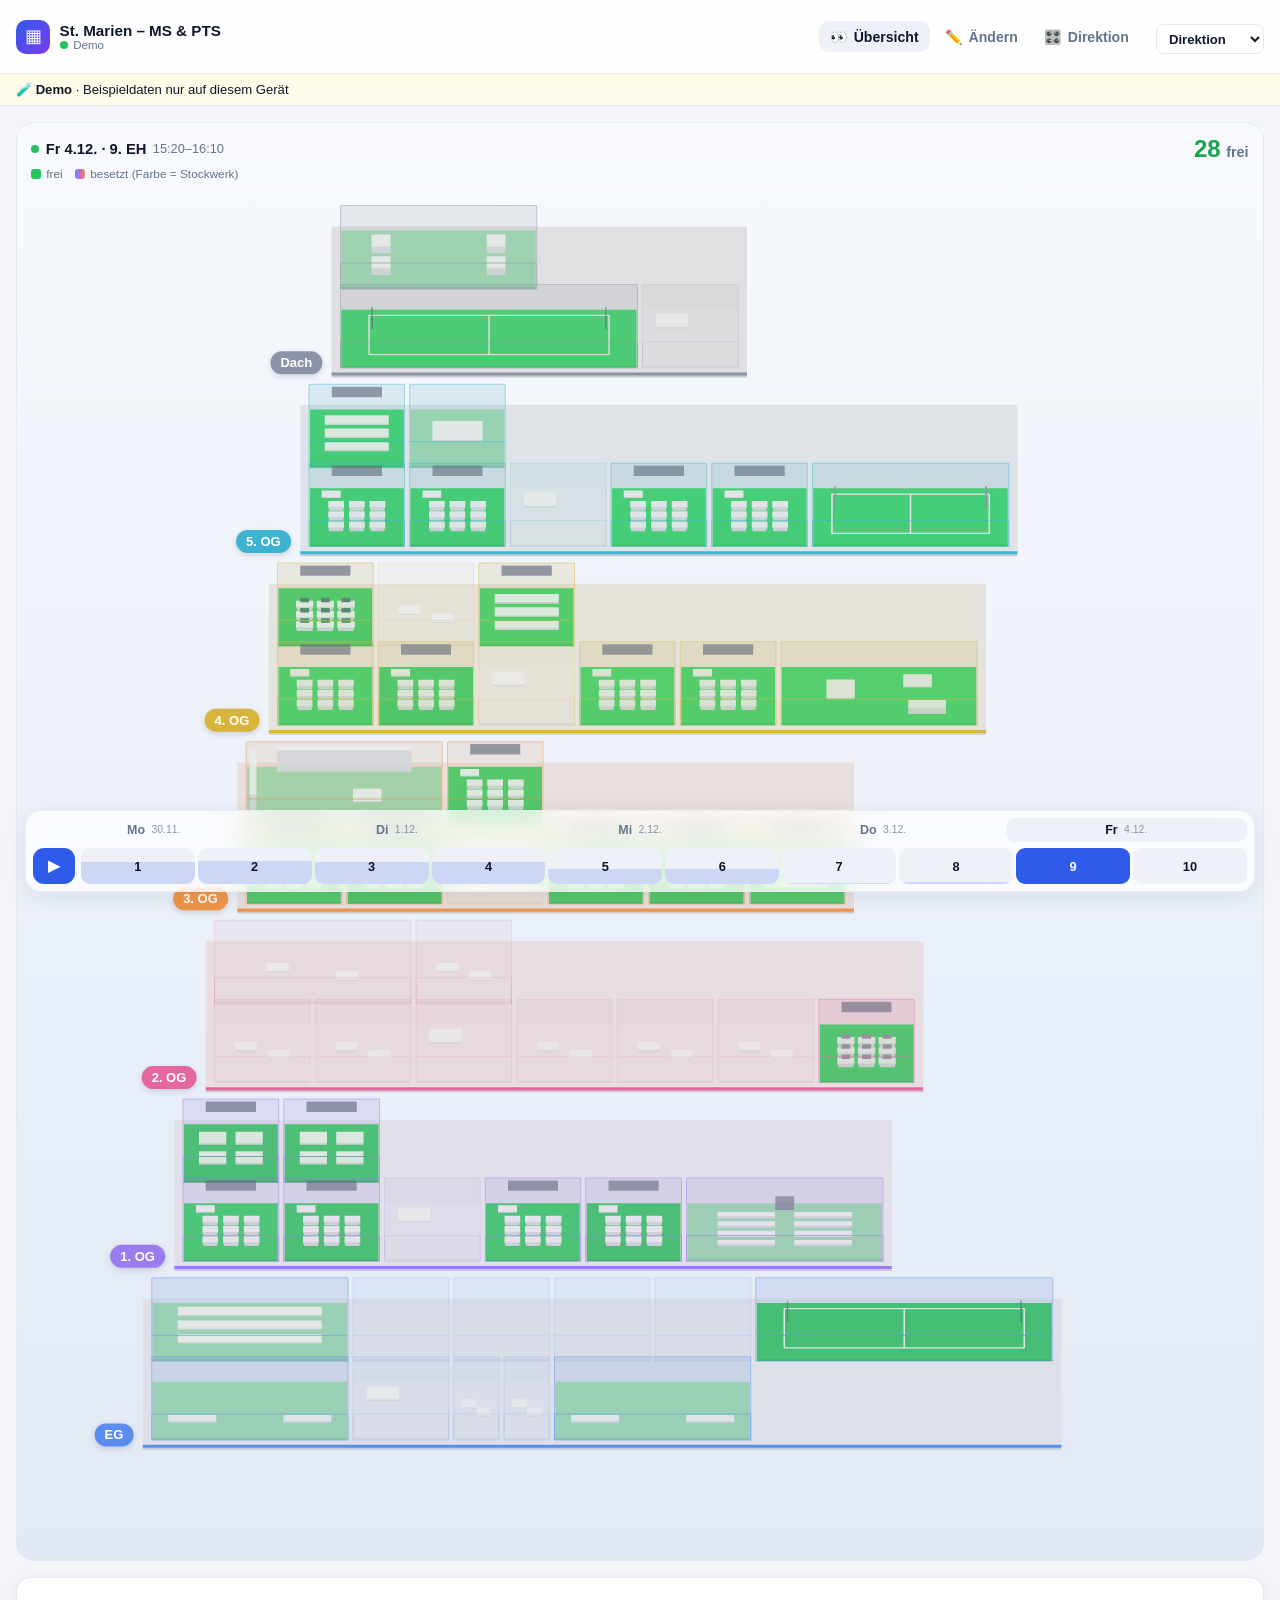
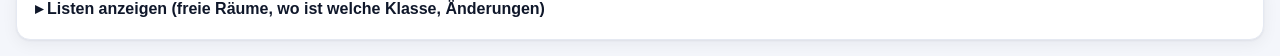
<file: index.html>
<!DOCTYPE html>
<html lang="de">
<head>
<meta charset="utf-8">
<meta name="viewport" content="width=device-width, initial-scale=1, viewport-fit=cover">
<meta name="theme-color" content="#2f5bea">
<meta name="apple-mobile-web-app-capable" content="yes">
<meta name="mobile-web-app-capable" content="yes">
<meta name="apple-mobile-web-app-title" content="Raumplan">
<title>Raumplan – Übersicht</title>
<link rel="manifest" href="manifest.webmanifest">
<link rel="icon" href="icon.svg" type="image/svg+xml">
<link rel="apple-touch-icon" href="icon-192.png">
<link rel="stylesheet" href="css/style.css">
</head>
<body>
<header id="top"></header>
<div class="demo-banner" id="demoBanner" hidden>🧪 <b>Demo</b> · Beispieldaten nur auf diesem Gerät</div>
<main id="app" class=""><div class="loading">Lädt …</div></main>
<script type="module" src="js/page-lehrer.js"></script>
</body>
</html>
</file>
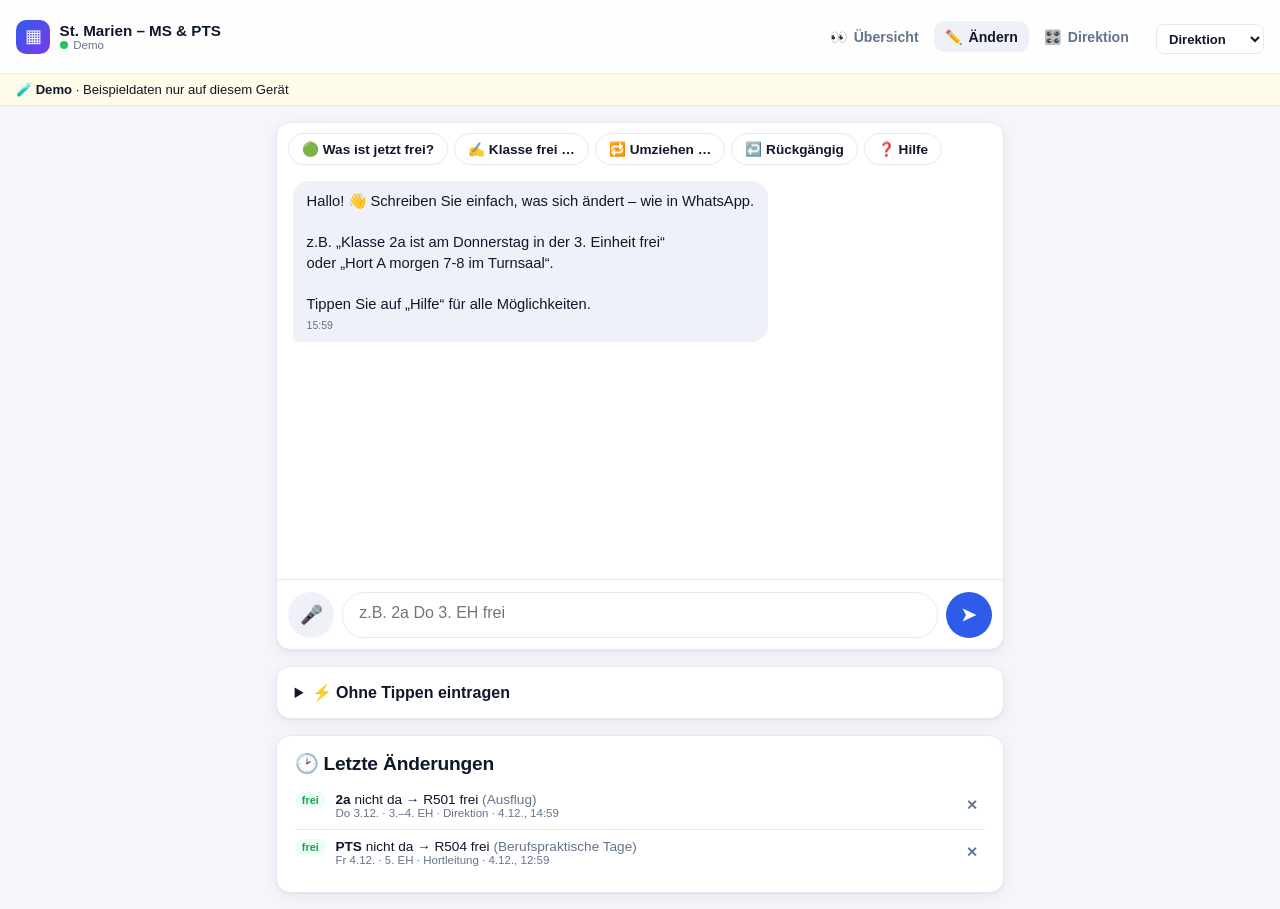
<file: aendern.html>
<!DOCTYPE html>
<html lang="de">
<head>
<meta charset="utf-8">
<meta name="viewport" content="width=device-width, initial-scale=1, viewport-fit=cover">
<meta name="theme-color" content="#2f5bea">
<meta name="apple-mobile-web-app-capable" content="yes">
<meta name="mobile-web-app-capable" content="yes">
<meta name="apple-mobile-web-app-title" content="Raum ändern">
<title>Raumplan – Ändern</title>
<link rel="manifest" href="manifest.webmanifest">
<link rel="icon" href="icon.svg" type="image/svg+xml">
<link rel="apple-touch-icon" href="icon-192.png">
<link rel="stylesheet" href="css/style.css">
</head>
<body>
<header id="top"></header>
<div class="demo-banner" id="demoBanner" hidden>🧪 <b>Demo</b> · Beispieldaten nur auf diesem Gerät</div>
<main id="app" class="chat-page"><div class="loading">Lädt …</div></main>
<script type="module" src="js/page-aendern.js"></script>
</body>
</html>
</file>
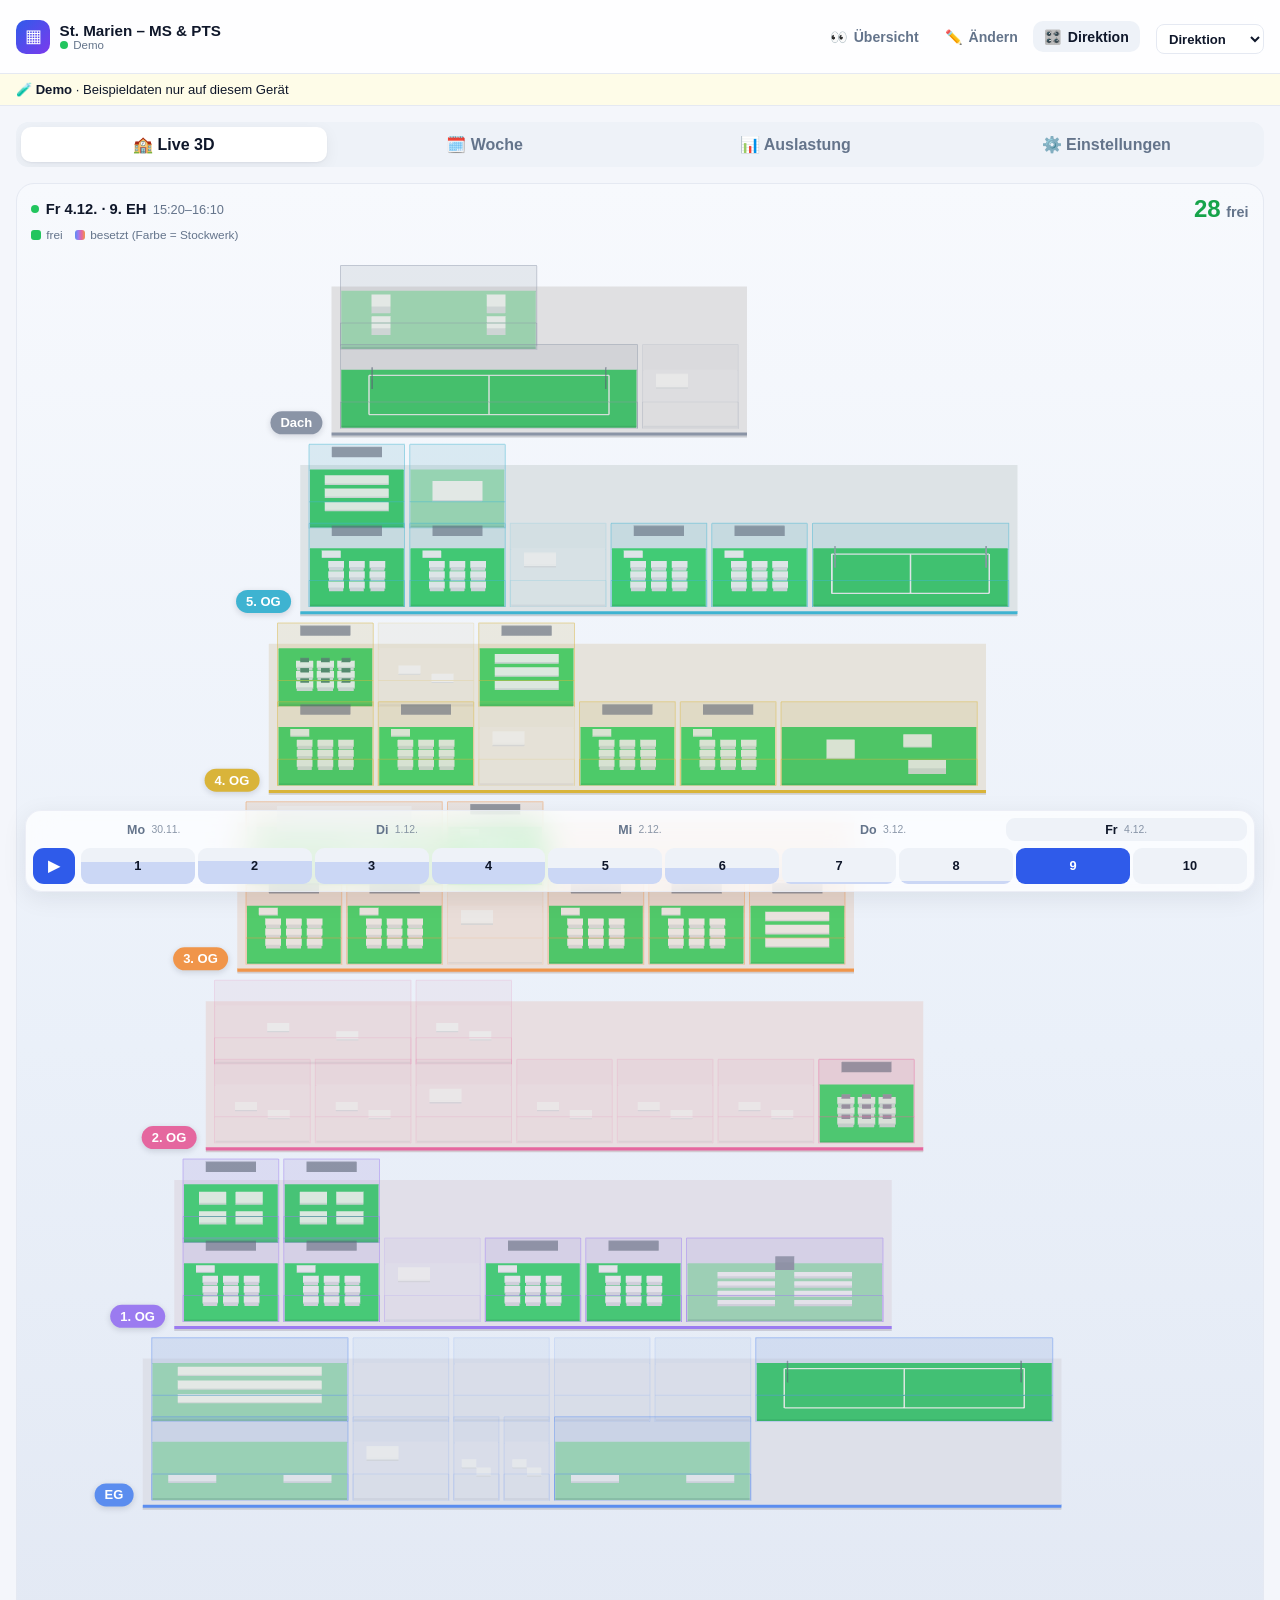
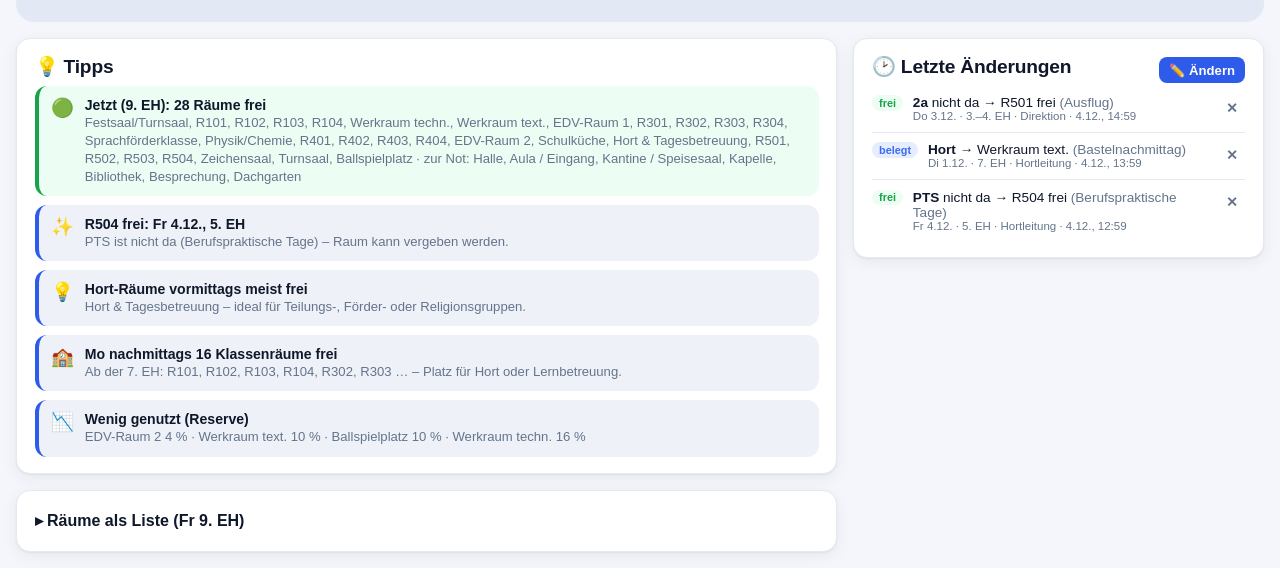
<file: direktion.html>
<!DOCTYPE html>
<html lang="de">
<head>
<meta charset="utf-8">
<meta name="viewport" content="width=device-width, initial-scale=1, viewport-fit=cover">
<meta name="theme-color" content="#2f5bea">
<meta name="apple-mobile-web-app-capable" content="yes">
<meta name="mobile-web-app-capable" content="yes">
<meta name="apple-mobile-web-app-title" content="Direktion">
<title>Raumplan – Direktion</title>
<link rel="manifest" href="manifest.webmanifest">
<link rel="icon" href="icon.svg" type="image/svg+xml">
<link rel="apple-touch-icon" href="icon-192.png">
<link rel="stylesheet" href="css/style.css">
</head>
<body>
<header id="top"></header>
<div class="demo-banner" id="demoBanner" hidden>🧪 <b>Demo</b> · Beispieldaten nur auf diesem Gerät</div>
<main id="app" class=""><div class="loading">Lädt …</div></main>
<script type="module" src="js/page-direktion.js"></script>
</body>
</html>
</file>
<file: css/style.css>
:root {
  --bg: #f4f6fb; --card: #ffffff; --ink: #0f172a; --muted: #64748b; --line: #e5e9f2; --soft: #eef2f8;
  --accent: #2f5bea; --accent-ink: #fff;
  --nms: #3b6cf6; --nms-bg: #e6edff;
  --pts: #8b5cf6; --pts-bg: #f0eaff;
  --vs: #0aa2c0; --vs-bg: #dff6fb;
  --hort: #f08c00; --hort-bg: #fff1dc;
  --gem: #5b6b82; --gem-bg: #eceff4;
  --free: #16a34a; --free-bg: #ecfdf3;
  --emerg: #ca8a04; --emerg-bg: #fefce8;
  --alert: #dc2626; --alert-bg: #fef2f2;
  --changed: #e11d74;
  --r: 14px; --shadow: 0 1px 2px rgba(15,23,42,.05), 0 4px 16px rgba(15,23,42,.06);
  font-family: -apple-system, BlinkMacSystemFont, "Segoe UI", Inter, Roboto, sans-serif;
  color: var(--ink); background: var(--bg);
  -webkit-text-size-adjust: 100%;
}
@media (prefers-color-scheme: dark) {
  :root {
    --bg: #0b1020; --card: #131a2e; --ink: #e8ecf6; --muted: #8d99b3; --line: #232c45; --soft: #1a2240;
    --nms-bg: #1b2a55; --pts-bg: #2a1f52; --vs-bg: #0c3440; --hort-bg: #3d2a0c; --gem-bg: #232a3b;
    --free-bg: #0f2e1d; --emerg-bg: #33290a; --alert-bg: #3a1414;
    --shadow: 0 1px 2px rgba(0,0,0,.3), 0 6px 20px rgba(0,0,0,.25);
  }
}
* { box-sizing: border-box; }
html, body { margin: 0; }
body { min-height: 100vh; padding-bottom: env(safe-area-inset-bottom); }
a { color: var(--accent); }
h1, h2, h3 { margin: 0 0 .4em; letter-spacing: -.01em; }
h2 { font-size: 1.2rem; } h3 { font-size: 1rem; }
p { margin: .4em 0; }
.muted { color: var(--muted); }
small { color: var(--muted); }
.center { text-align: center; }
.row { display: flex; align-items: center; } .gap { gap: .5rem; } .grow { flex: 1; } .wrap { flex-wrap: wrap; }
.between { justify-content: space-between; }
[hidden] { display: none !important; }

/* Kopfzeile */
#top {
  position: sticky; top: 0; z-index: 20; display: flex; align-items: center; gap: 1rem;
  padding: .6rem 1rem; padding-top: max(.6rem, env(safe-area-inset-top));
  background: color-mix(in srgb, var(--card) 88%, transparent); backdrop-filter: blur(12px);
  border-bottom: 1px solid var(--line);
}
.brand { display: flex; align-items: center; gap: .6rem; min-width: 0; }
.brand b { display: block; font-size: .95rem; white-space: nowrap; overflow: hidden; text-overflow: ellipsis; max-width: 40vw; }
.brand small { display: flex; align-items: center; gap: .35rem; font-size: .72rem; }
.logo { display: grid; place-items: center; width: 34px; height: 34px; border-radius: 10px; background: linear-gradient(135deg, var(--accent), #7c3aed); color: #fff; font-size: 1.1rem; }
.live-dot { width: 8px; height: 8px; border-radius: 50%; background: #22c55e; box-shadow: 0 0 0 0 rgba(34,197,94,.6); animation: pulse 2s infinite; }
@keyframes pulse { 70% { box-shadow: 0 0 0 7px rgba(34,197,94,0); } 100% { box-shadow: 0 0 0 0 rgba(34,197,94,0); } }
#top nav { display: flex; gap: .25rem; margin-left: auto; }
#top nav a { display: flex; align-items: center; gap: .35rem; padding: .45rem .7rem; border-radius: 10px; color: var(--muted); text-decoration: none; font-weight: 600; font-size: .88rem; }
#top nav a.on { background: var(--soft); color: var(--ink); }
.who select { font: inherit; font-size: .82rem; padding: .35rem .5rem; border-radius: 8px; border: 1px solid var(--line); background: var(--card); color: var(--ink); }
@media (max-width: 720px) {
  #top { flex-wrap: wrap; gap: .5rem; }
  #top nav { order: 3; width: 100%; margin: 0; justify-content: space-between; }
  #top nav a { flex: 1; justify-content: center; font-size: .82rem; padding: .45rem .3rem; }
  .who { margin-left: auto; }
}
.demo-banner { background: var(--emerg-bg); color: var(--ink); font-size: .82rem; padding: .5rem 1rem; border-bottom: 1px solid var(--line); }

/* Layout */
main { max-width: 1280px; margin: 0 auto; padding: 1rem; min-width: 0; }
@media (max-width: 720px) { .demo-banner { font-size: .74rem; padding: .4rem .8rem; } main { padding: .75rem; } .rooms { grid-template-columns: repeat(auto-fill, minmax(120px, 1fr)); } }
.card { background: var(--card); border: 1px solid var(--line); border-radius: var(--r); box-shadow: var(--shadow); }
.pad { padding: 1rem 1.1rem; }
.narrow { max-width: 440px; margin: 2rem auto; }
.big-emoji { font-size: 2.4rem; }
.grid2 { display: grid; grid-template-columns: minmax(0, 2fr) minmax(280px, 1fr); gap: 1rem; align-items: start; }
.grid2 > * { min-width: 0; }
@media (max-width: 960px) { .grid2 { grid-template-columns: 1fr; } }
.section-title { display: flex; align-items: center; justify-content: space-between; gap: .5rem; margin: 1.2rem 0 .6rem; }
.section-title h2 { margin: 0; }

/* Buttons / Formulare */
button, .btn { font: inherit; cursor: pointer; border: 0; border-radius: 10px; padding: .6rem 1rem; font-weight: 600; background: var(--accent); color: var(--accent-ink); text-decoration: none; display: inline-flex; align-items: center; justify-content: center; gap: .4rem; }
button:disabled { opacity: .5; cursor: default; }
button.ghost { background: var(--soft); color: var(--ink); }
button.danger { background: var(--alert-bg); color: var(--alert); }
button.small, .btn.small { padding: .35rem .65rem; font-size: .82rem; border-radius: 8px; }
button.link { background: none; color: var(--accent); padding: .4rem 0; font-weight: 500; }
button.icon { background: transparent; color: var(--muted); padding: .3rem .45rem; }
input, select, textarea { font: inherit; color: var(--ink); background: var(--card); border: 1px solid var(--line); border-radius: 10px; padding: .55rem .7rem; width: 100%; }
input:focus, select:focus, textarea:focus { outline: 2px solid color-mix(in srgb, var(--accent) 40%, transparent); border-color: var(--accent); }
label { display: block; font-size: .85rem; font-weight: 600; margin: .6rem 0; }
label input, label select { margin-top: .3rem; font-weight: 400; }
.login .err { color: var(--alert); font-size: .88rem; min-height: 1.2em; } .login .ok { color: var(--free); }
.modal-bg { position: fixed; inset: 0; z-index: 50; background: rgba(15,23,42,.45); display: grid; place-items: center; padding: 1rem; overflow: auto; }
.modal-bg > .card { width: min(520px, 100%); margin: auto; max-height: 92vh; overflow: auto; }

/* Chips & Tabs */
.chips { display: flex; gap: .4rem; overflow-x: auto; padding-bottom: .2rem; scrollbar-width: none; }
.chips::-webkit-scrollbar { display: none; }
.chip { flex: none; padding: .45rem .8rem; border-radius: 999px; background: var(--card); border: 1px solid var(--line); color: var(--ink); font-weight: 600; font-size: .85rem; cursor: pointer; }
.chip.on { background: var(--ink); color: var(--card); border-color: var(--ink); }
.chip small { color: inherit; opacity: .7; font-weight: 500; margin-left: .2rem; }
.tabs { display: flex; gap: .3rem; background: var(--soft); padding: .3rem; border-radius: 12px; margin-bottom: 1rem; overflow-x: auto; }
.tabs button { background: transparent; color: var(--muted); flex: 1; white-space: nowrap; padding: .5rem .8rem; }
.tabs button.on { background: var(--card); color: var(--ink); box-shadow: var(--shadow); }

/* Bereichsfarben */
.b-nms { --c: var(--nms); --cb: var(--nms-bg); }
.b-pts { --c: var(--pts); --cb: var(--pts-bg); }
.b-vs { --c: var(--vs); --cb: var(--vs-bg); }
.b-hort { --c: var(--hort); --cb: var(--hort-bg); }
.b-gem { --c: var(--gem); --cb: var(--gem-bg); }
.legend { display: flex; flex-wrap: wrap; gap: .4rem .9rem; font-size: .78rem; color: var(--muted); }
.legend span { display: inline-flex; align-items: center; gap: .35rem; }
.legend i { width: 12px; height: 12px; border-radius: 4px; background: var(--c, var(--free)); display: inline-block; }
.legend i.free { background: var(--free-bg); border: 1.5px solid var(--free); }
.legend i.emerg { background: var(--emerg-bg); border: 1.5px dashed var(--emerg); }
.legend i.chg { background: var(--changed); border-radius: 50%; width: 8px; height: 8px; }

/* KPIs */
.kpis { display: grid; grid-template-columns: repeat(4, minmax(0, 1fr)); gap: .7rem; margin-bottom: 1rem; }
@media (max-width: 640px) { .kpis { grid-template-columns: repeat(2, minmax(0, 1fr)); } }
.kpi { padding: .8rem 1rem; }
.kpi .v { font-size: 1.7rem; font-weight: 800; letter-spacing: -.02em; line-height: 1.1; }
.kpi .l { font-size: .78rem; color: var(--muted); font-weight: 600; }
.kpi .bar { height: 6px; border-radius: 6px; background: var(--soft); margin-top: .5rem; overflow: hidden; }
.kpi .bar i { display: block; height: 100%; border-radius: 6px; background: linear-gradient(90deg, #22c55e, #eab308 70%, #ef4444); }

/* Jetzt-Kopf */
.now-head { display: flex; align-items: center; justify-content: space-between; gap: 1rem; flex-wrap: wrap; padding: 1rem 1.1rem; margin-bottom: 1rem;
  background: linear-gradient(135deg, var(--accent), #6d4ae8); color: #fff; border-radius: var(--r); box-shadow: var(--shadow); }
.now-head .t { font-size: .8rem; opacity: .85; font-weight: 600; text-transform: uppercase; letter-spacing: .05em; }
.now-head .p { font-size: 1.5rem; font-weight: 800; }
.now-head .clock { font-size: 2rem; font-weight: 800; font-variant-numeric: tabular-nums; }
.now-head select, .now-head button { background: rgba(255,255,255,.18); color: #fff; border: 1px solid rgba(255,255,255,.3); }
.now-head select option { color: #000; }

/* Raumkarten */
.rooms { display: grid; grid-template-columns: repeat(auto-fill, minmax(150px, 1fr)); gap: .6rem; }
.room { position: relative; border-radius: 12px; padding: .7rem .75rem; min-height: 86px; border: 1.5px solid var(--line); background: var(--card); display: flex; flex-direction: column; gap: .2rem; cursor: default; transition: transform .1s; }
.room.click { cursor: pointer; } .room.click:active { transform: scale(.98); }
.room .n { font-weight: 800; font-size: .95rem; display: flex; justify-content: space-between; gap: .3rem; }
.room .ty { font-size: .7rem; color: var(--muted); font-weight: 600; }
.room .g { margin-top: auto; font-weight: 700; font-size: .9rem; }
.room.busy { background: var(--cb); border-color: color-mix(in srgb, var(--c) 35%, transparent); }
.room.busy .g { color: var(--c); }
.room.free { background: var(--free-bg); border-color: color-mix(in srgb, var(--free) 45%, transparent); }
.room.free .g { color: var(--free); }
.room.emerg.free { background: var(--emerg-bg); border-style: dashed; border-color: var(--emerg); }
.room.emerg.free .g { color: var(--emerg); }
.room.conflict { border-color: var(--alert); box-shadow: 0 0 0 2px var(--alert-bg); }
.room .dot { width: 9px; height: 9px; border-radius: 50%; background: var(--changed); flex: none; margin-top: .3rem; }
.room .note { font-size: .72rem; color: var(--muted); white-space: nowrap; overflow: hidden; text-overflow: ellipsis; }
.filter-row { display: flex; gap: .5rem; align-items: center; flex-wrap: wrap; margin-bottom: .7rem; }
.filter-row input { max-width: 260px; }

/* Wochenraster */
.grid-wrap { overflow: auto; border-radius: var(--r); border: 1px solid var(--line); background: var(--card); max-height: 75vh; }
table.plan { border-collapse: separate; border-spacing: 0; width: 100%; font-size: .8rem; }
table.plan th, table.plan td { border-bottom: 1px solid var(--line); border-right: 1px solid var(--line); padding: 0; }
table.plan thead th { position: sticky; top: 0; z-index: 2; background: var(--card); padding: .45rem .3rem; font-weight: 700; text-align: center; white-space: nowrap; }
table.plan thead th small { display: block; font-weight: 500; font-size: .66rem; }
table.plan th.rn { position: sticky; left: 0; z-index: 1; background: var(--card); text-align: left; padding: .4rem .6rem; white-space: nowrap; min-width: 92px; font-weight: 700; }
table.plan thead th.rn { z-index: 3; }
table.plan th.rn small { display: block; font-weight: 500; font-size: .66rem; }
.cell { min-width: 64px; height: 40px; display: flex; align-items: center; justify-content: center; position: relative; padding: .2rem; text-align: center; font-weight: 700; line-height: 1.1; }
.cell.busy { background: var(--cb); color: var(--c); }
.cell.free { color: color-mix(in srgb, var(--free) 70%, transparent); font-weight: 500; }
.cell.free::after { content: "frei"; font-size: .68rem; }
.cell.freed { background: var(--free-bg); color: var(--free); }
.cell.freed::after { content: "frei ✓"; font-size: .7rem; font-weight: 700; }
.cell.emerg.free::after { content: "·"; }
.cell.conflict { background: var(--alert-bg); color: var(--alert); }
.cell.reserved { background: var(--gem-bg); color: var(--gem); }
.cell.chg::before { content: ""; position: absolute; top: 4px; right: 4px; width: 7px; height: 7px; border-radius: 50%; background: var(--changed); }
.cell.now { outline: 2px solid var(--accent); outline-offset: -2px; }
td.click .cell { cursor: pointer; } td.click .cell:hover { filter: brightness(.96); }
.plan-tools { display: flex; gap: .5rem; align-items: center; flex-wrap: wrap; margin-bottom: .7rem; }
.seg { display: inline-flex; background: var(--soft); border-radius: 10px; padding: 3px; }
.seg button { background: transparent; color: var(--muted); padding: .38rem .7rem; font-size: .82rem; }
.seg button.on { background: var(--card); color: var(--ink); box-shadow: var(--shadow); }
.edit-hint { font-size: .8rem; padding: .5rem .7rem; border-radius: 10px; background: var(--emerg-bg); margin-bottom: .7rem; }

/* Heatmap */
table.heat { border-collapse: separate; border-spacing: 4px; width: 100%; font-size: .78rem; }
table.heat th { color: var(--muted); font-weight: 700; padding: .2rem; }
table.heat td { border-radius: 8px; text-align: center; padding: .55rem .2rem; font-weight: 800; color: #0f172a; cursor: pointer; }
table.heat td small { display: block; font-size: .62rem; color: rgba(15,23,42,.65); font-weight: 600; }
.util-row { display: grid; grid-template-columns: 110px 1fr 46px; gap: .6rem; align-items: center; font-size: .82rem; margin: .35rem 0; }
.util-row .b { height: 10px; background: var(--soft); border-radius: 10px; overflow: hidden; }
.util-row .b i { display: block; height: 100%; background: var(--c, var(--accent)); border-radius: 10px; }

/* Tipps */
.tips { display: flex; flex-direction: column; gap: .55rem; }
.tip { display: flex; gap: .65rem; padding: .7rem .8rem; border-radius: 12px; background: var(--soft); border-left: 4px solid var(--muted); }
.tip.ok { border-color: var(--free); background: var(--free-bg); }
.tip.info { border-color: var(--accent); }
.tip.warn { border-color: var(--emerg); background: var(--emerg-bg); }
.tip.alert { border-color: var(--alert); background: var(--alert-bg); }
.tip .i { font-size: 1.15rem; line-height: 1.2; }
.tip b { display: block; font-size: .88rem; } .tip span { font-size: .82rem; color: var(--muted); }

/* Änderungsliste */
.log { display: flex; flex-direction: column; }
.log .it { display: flex; gap: .6rem; align-items: flex-start; padding: .6rem 0; border-bottom: 1px solid var(--line); font-size: .85rem; }
.log .it:last-child { border: 0; }
.log .it .tx { flex: 1; min-width: 0; }
.log .it .tx b { font-weight: 600; }
.log .it .meta { font-size: .72rem; color: var(--muted); }
.badge { display: inline-block; font-size: .68rem; font-weight: 700; padding: .12rem .45rem; border-radius: 999px; background: var(--soft); color: var(--muted); }
.badge.frei { background: var(--free-bg); color: var(--free); }
.badge.belegt { background: var(--nms-bg); color: var(--nms); }
.badge.info { background: var(--pts-bg); color: var(--pts); }

/* Chat */
.chat-page { max-width: 760px; }
.chat { display: flex; flex-direction: column; gap: .5rem; padding: 1rem; min-height: 46vh; max-height: 58vh; overflow-y: auto; }
.msg { max-width: 86%; padding: .6rem .85rem; border-radius: 16px; font-size: .92rem; line-height: 1.4; white-space: pre-wrap; word-wrap: break-word; }
.msg.me { align-self: flex-end; background: var(--accent); color: #fff; border-bottom-right-radius: 5px; }
.msg.bot { align-self: flex-start; background: var(--soft); border-bottom-left-radius: 5px; }
.msg.bot.err { background: var(--alert-bg); }
.msg .acts { margin-top: .4rem; display: flex; gap: .4rem; }
.msg .acts button { font-size: .78rem; padding: .3rem .6rem; }
.msg time { display: block; font-size: .66rem; opacity: .6; margin-top: .2rem; }
.composer { display: flex; gap: .5rem; padding: .7rem; border-top: 1px solid var(--line); align-items: flex-end; }
.composer textarea { resize: none; min-height: 46px; max-height: 120px; border-radius: 22px; padding: .7rem 1rem; }
.composer button { border-radius: 50%; width: 46px; height: 46px; padding: 0; flex: none; font-size: 1.15rem; }
.composer button.mic.rec { background: var(--alert); animation: pulse 1.2s infinite; }
.quick { padding: .6rem .7rem 0; }

/* Lehrer-Ansicht */
.where-list { display: grid; grid-template-columns: repeat(auto-fill, minmax(130px, 1fr)); gap: .45rem; }
.where { display: flex; justify-content: space-between; align-items: center; gap: .3rem; padding: .55rem .7rem; border-radius: 10px; background: var(--cb); font-size: .88rem; }
.where b { color: var(--c); } .where span { font-weight: 600; }
.where.away { background: var(--soft); } .where.away b { color: var(--muted); }
.free-pills { display: flex; flex-wrap: wrap; gap: .4rem; }
.pill { padding: .4rem .7rem; border-radius: 999px; background: var(--free-bg); color: var(--free); font-weight: 700; font-size: .85rem; border: 1px solid color-mix(in srgb, var(--free) 35%, transparent); }
.pill.emerg { background: var(--emerg-bg); color: var(--emerg); border-style: dashed; }

/* Einstellungen */
.settings { display: grid; gap: 1rem; }
table.edit { width: 100%; border-collapse: collapse; font-size: .85rem; }
table.edit th { text-align: left; color: var(--muted); font-size: .72rem; text-transform: uppercase; letter-spacing: .04em; padding: .4rem; }
table.edit td { padding: .25rem .3rem; border-top: 1px solid var(--line); }
table.edit input, table.edit select { padding: .4rem .5rem; font-size: .85rem; border-radius: 8px; }
table.edit input[type=checkbox] { width: auto; }
table.edit input[type=number] { max-width: 80px; }
.table-scroll { overflow-x: auto; }
.switch { display: flex; align-items: center; justify-content: space-between; gap: 1rem; font-weight: 600; }
.switch input { width: 46px; height: 26px; appearance: none; background: var(--line); border-radius: 26px; position: relative; cursor: pointer; border: 0; padding: 0; flex: none; }
.switch input::after { content: ""; position: absolute; top: 3px; left: 3px; width: 20px; height: 20px; border-radius: 50%; background: #fff; transition: .2s; }
.switch input:checked { background: var(--free); } .switch input:checked::after { left: 23px; }

/* Toasts */
#toasts { position: fixed; bottom: calc(1rem + env(safe-area-inset-bottom)); left: 50%; transform: translateX(-50%); z-index: 60; display: flex; flex-direction: column; gap: .4rem; align-items: center; pointer-events: none; }
.toast { background: var(--ink); color: var(--card); padding: .6rem 1rem; border-radius: 12px; font-size: .88rem; font-weight: 600; box-shadow: var(--shadow); transition: opacity .4s, transform .4s; }
.toast.err { background: var(--alert); color: #fff; }
.toast.out { opacity: 0; transform: translateY(8px); }
.loading { padding: 3rem; text-align: center; color: var(--muted); }

/* ── 3D-Gebäude ─────────────────────────────────────────────── */
.s3d { position: relative; height: min(78vh, 780px); min-height: 480px; border-radius: 22px; overflow: hidden; touch-action: pan-y;
  background: linear-gradient(180deg, #f7f9fd 0%, #eaf0f9 60%, #e3e9f4 100%); border: 1px solid var(--line); }
@media (prefers-color-scheme: dark) { .s3d { background: linear-gradient(180deg, #161e38 0%, #0f1630 70%, #0b1020 100%); } }
.s3d-canvas, .s3d-canvas canvas, .b3d-labels { position: absolute; inset: 0; }
.b3d-labels { pointer-events: none; z-index: 1; }
.s3d-fallback { position: absolute; inset: 0; display: grid; place-items: center; padding: 2rem; text-align: center; color: var(--muted); }
.glass { background: color-mix(in srgb, var(--card) 72%, transparent); backdrop-filter: blur(16px) saturate(1.4); -webkit-backdrop-filter: blur(16px) saturate(1.4);
  border: 1px solid color-mix(in srgb, var(--line) 70%, transparent); border-radius: 16px; box-shadow: 0 6px 24px rgba(15,23,42,.08); }
.s3d-hud, .s3d-rail, .s3d-bottom { z-index: 5; } .s3d-info { z-index: 8; }

.s3d-hud { position: absolute; top: 12px; left: 12px; display: flex; align-items: stretch; }
.s3d-hud .when { padding: .55rem .85rem; }
.s3d-hud .lv { font-size: .68rem; font-weight: 800; letter-spacing: .08em; text-transform: uppercase; color: var(--accent); display: flex; align-items: center; gap: .4rem; }
.s3d-hud .now-btn { padding: .1rem .5rem; font-size: .66rem; border-radius: 6px; margin-left: .2rem; letter-spacing: 0; text-transform: none; }
.s3d-hud .dt { font-size: .98rem; font-weight: 600; white-space: nowrap; } .s3d-hud .dt b { font-weight: 800; }
.s3d-hud .tm { font-size: .76rem; color: var(--muted); }
.s3d-hud .free { padding: .55rem .9rem; border-left: 1px solid var(--line); display: flex; align-items: center; gap: .45rem; }
.s3d-hud .free .big { font-size: 2rem; font-weight: 900; color: var(--free); letter-spacing: -.03em; line-height: 1; }
.s3d-hud .free .sm { font-size: .7rem; color: var(--muted); font-weight: 700; line-height: 1.2; }

.s3d-rail { position: absolute; top: 12px; right: 12px; display: flex; flex-direction: column; gap: 8px; }
.s3d-rail .glass { display: flex; flex-direction: column; padding: 3px; gap: 1px; }
.s3d-rail button { background: transparent; color: var(--muted); padding: .38rem .5rem; font-size: .74rem; font-weight: 700; border-radius: 11px; min-width: 46px; white-space: nowrap; }
.s3d-rail .floors button.on { background: var(--ink); color: var(--card); }
.s3d-rail .tools button { font-size: .95rem; color: var(--ink); }
.s3d-rail .tools button.on { background: var(--soft); }
.s3d-rail [data-mode="none"] { opacity: .45; } .s3d-rail [data-mode="all"] { background: var(--soft); }

.s3d-bottom { position: absolute; left: 12px; right: 12px; bottom: 12px; padding: .45rem; display: flex; flex-direction: column; gap: .4rem; }
.s3d .days { display: flex; gap: 2px; }
.s3d .days button { flex: 1; background: transparent; color: var(--muted); padding: .3rem .2rem; font-size: .78rem; border-radius: 9px; white-space: nowrap; }
.s3d .days button small { font-weight: 500; opacity: .75; }
.s3d .days button.on { background: var(--soft); color: var(--ink); }
.s3d .tl { display: flex; gap: .35rem; }
.s3d .play { border-radius: 11px; width: 42px; flex: none; padding: 0; font-size: .95rem; }
.s3d .pers { display: flex; gap: 3px; flex: 1; overflow-x: auto; scrollbar-width: none; }
.s3d .pers::-webkit-scrollbar { display: none; }
.s3d .pers button { flex: 1; min-width: 30px; height: 36px; padding: 0; border-radius: 9px; background: var(--soft); color: var(--ink); position: relative; overflow: hidden; font-size: .8rem; }
.s3d .pers button::before { content: ""; position: absolute; left: 0; right: 0; bottom: 0; height: var(--fill, 0%); background: color-mix(in srgb, var(--accent) 18%, transparent); transition: height .5s; }
.s3d .pers button span { position: relative; }
.s3d .pers button.on { background: var(--accent); color: #fff; }
.s3d .pers button.on::before { background: rgba(255,255,255,.18); }

.s3d-info { position: absolute; left: 12px; bottom: 112px; width: min(320px, calc(100% - 90px)); padding: .7rem .85rem; animation: pop .22s ease-out; }
@keyframes pop { from { transform: translateY(8px); opacity: 0; } }
.s3d-info .nm { font-size: 1.1rem; font-weight: 800; } .s3d-info small { color: var(--muted); }
.s3d-info .now { display: flex; align-items: center; gap: .45rem; margin: .4rem 0; flex-wrap: wrap; }
.s3d-info .now i { width: 11px; height: 11px; border-radius: 3px; display: inline-block; }
.s3d-info .strip { display: flex; gap: 2px; margin-bottom: .5rem; }
.s3d-info .mini { flex: 1; padding: 0; height: 24px; border-radius: 6px; font-size: .66rem; font-weight: 800; background: #8b97ab; color: #fff; }
.s3d-info .mini.k-free { background: #22c55e; } .s3d-info .mini.k-emerg { background: #a7e8bd; color: #14532d; }
.s3d-info .mini.k-conflict { background: #ef4444; } .s3d-info .mini.k-admin { background: #dfe3ea; color: var(--muted); }
.s3d-info .mini.on { outline: 2px solid var(--ink); outline-offset: 1px; }
.s3d-info .hl { display: flex; align-items: center; gap: .5rem; margin: .5rem 0 .2rem; }
.s3d-info .st { font-size: .74rem; font-weight: 800; text-transform: uppercase; letter-spacing: .05em; padding: .2rem .55rem; border-radius: 999px; }
.s3d-info .st.free { background: var(--free-bg); color: var(--free); } .s3d-info .st.busy { background: var(--soft); color: var(--ink); } .s3d-info .st.adm { background: var(--soft); color: var(--muted); }
.s3d-info .who { font-size: 1.35rem; font-weight: 900; letter-spacing: -.01em; }
.s3d-info .tm { font-size: 1rem; } .s3d-info .tm small { color: var(--muted); margin-left: .3rem; }
.s3d-info .why { font-size: .8rem; color: var(--muted); margin-top: .15rem; }
.s3d-info .after { font-size: .82rem; color: var(--muted); margin: .35rem 0 .55rem; }
.s3d-legend .hint { color: var(--muted); margin-left: auto; font-style: italic; }
.s3d-info .edit { width: 100%; padding: .5rem; }
.s3d-toast { position: absolute; left: 50%; top: 92px; transform: translateX(-50%); white-space: nowrap; z-index: 9; background: var(--ink); color: var(--card); padding: .5rem .9rem; border-radius: 10px; font-size: .82rem; font-weight: 600; pointer-events: none; animation: pop .2s; }

.b3d-lbl { pointer-events: auto; cursor: pointer; display: flex; gap: 4px; align-items: baseline; padding: 2px 6px; border-radius: 7px;
  background: color-mix(in srgb, var(--card) 90%, transparent); box-shadow: 0 1px 6px rgba(15,23,42,.14); white-space: nowrap; line-height: 1.15; transition: transform .2s; }
.b3d-lbl b { font-size: 10px; font-weight: 800; color: var(--ink); }
.b3d-lbl span { font-size: 9.5px; font-weight: 700; color: var(--muted); }
.b3d-lbl.k-free span { color: var(--free); } .b3d-lbl.k-emerg span { color: #b58900; } .b3d-lbl.k-conflict span { color: var(--alert); }
.b3d-lbl.sel { transform: scale(1.15); outline: 2px solid var(--accent); z-index: 5; }
.b3d-floor { font-size: 10px; font-weight: 800; color: var(--muted); pointer-events: none; letter-spacing: .03em; }
.b3d-floor.dim { opacity: .3; }
.s3d-legend { margin: .6rem .2rem 0; gap: .3rem .8rem; }
.s3d-legend i { border-radius: 3px; width: 10px; height: 10px; }
@media (max-width: 640px) {
  .s3d { height: 76vh; min-height: 540px; border-radius: 18px; }
  .s3d-hud { top: 8px; left: 8px; } .s3d-hud .when { padding: .45rem .65rem; } .s3d-hud .free { padding: .45rem .65rem; }
  .s3d-hud .dt { font-size: .88rem; } .s3d-hud .free .big { font-size: 1.6rem; }
  .s3d-rail { top: 8px; right: 8px; } .s3d-rail button { min-width: 40px; padding: .32rem .35rem; font-size: .7rem; }
  .s3d-bottom { left: 8px; right: 8px; bottom: 8px; }
  .s3d .days button small { display: none; }
  .s3d-info { left: 8px; bottom: 100px; width: calc(100% - 70px); }
  .b3d-lbl b { font-size: 9px; } .b3d-lbl span { font-size: 8.5px; }
}
.below { margin-top: 1rem; }
details.more > summary { cursor: pointer; font-weight: 700; padding: .3rem 0; list-style: none; }
details.more > summary::before { content: "▸ "; } details.more[open] > summary::before { content: "▾ "; }

/* Ruhige Farben: nur frei / besetzt */
.legend i.busy { background: #8b97ab; }
.room.busy { background: var(--soft); border-color: var(--line); } .room.busy .g { color: var(--ink); }
.cell.busy { background: var(--soft); color: var(--ink); font-weight: 600; }
.where, .where.away { background: var(--soft); } .where b { color: var(--ink); }
.util-row .b i { background: #8b97ab; }

/* ── Übersicht als Etagen-Grundrisse ─────────────────────────── */
.s3d.plan { height: auto; min-height: 0; overflow: visible; touch-action: pan-y; border-radius: 18px; padding-bottom: .2rem; }
.s3d.plan .s3d-canvas { position: relative; width: 100%; }
.s3d.plan .s3d-canvas canvas { position: absolute; inset: 0; }
.s3d.plan .s3d-hud { position: static; display: flex; align-items: center; justify-content: space-between; gap: .6rem; padding: .7rem .9rem .3rem; }
.s3d.plan .s3d-hud .when { display: flex; align-items: center; gap: .4rem; font-size: .92rem; padding: 0; flex-wrap: wrap; }
.s3d.plan .s3d-hud .when .muted { font-size: .8rem; }
.s3d.plan .s3d-hud .free { border: 0; padding: 0; font-size: .9rem; color: var(--muted); font-weight: 600; white-space: nowrap; }
.s3d.plan .s3d-hud .free b { font-size: 1.5rem; color: var(--free); font-weight: 900; margin-right: .15rem; }
.s3d.plan .now-btn { padding: .15rem .55rem; font-size: .72rem; border-radius: 7px; }
.s3d.plan .s3d-bottom { position: sticky; left: auto; right: auto; bottom: calc(8px + env(safe-area-inset-bottom)); margin: .4rem .5rem .3rem; z-index: 20; }
.s3d-info { position: fixed; left: 10px; right: 10px; bottom: calc(118px + env(safe-area-inset-bottom)); width: auto; max-width: 440px; margin: 0 auto; z-index: 40; }
.p3d-lbl { pointer-events: none; display: flex; flex-direction: column; align-items: center; line-height: 1.05; text-shadow: 0 0 3px var(--card), 0 0 3px var(--card); transform: translateY(-2px); }
.p3d-lbl b { font-size: 10px; font-weight: 800; color: var(--ink); white-space: nowrap; }
.p3d-lbl.k-busy b, .p3d-lbl.k-conflict b { font-size: 11px; }
.p3d-lbl span { font-size: 9px; font-weight: 700; color: var(--muted); white-space: nowrap; }
.p3d-lbl.k-free span { color: #15803d; } .p3d-lbl.k-emerg span { color: #15803d; opacity: .7; } .p3d-lbl.k-conflict span { color: var(--alert); }
.p3d-lbl.sel b { color: var(--accent); }
.p3d-floor { font-size: 11px; font-weight: 800; color: var(--muted); pointer-events: none; white-space: nowrap; }
@media (min-width: 900px) { .p3d-lbl b { font-size: 11px; } .p3d-lbl span { font-size: 10.5px; } .p3d-floor { font-size: 13px; } }
.p3d-tag { pointer-events: none; color: #fff; font-size: 11px; font-weight: 800; padding: 3px 8px; border-radius: 999px; white-space: nowrap; box-shadow: 0 2px 6px rgba(15,23,42,.15); }
@media (min-width: 900px) { .p3d-tag { font-size: 13px; padding: 4px 10px; } }
.s3d.plan .s3d-hud .free { display: flex; align-items: baseline; gap: .2rem; }
.s3d-key { display: flex; gap: .8rem; padding: 0 .9rem .2rem; font-size: .74rem; color: var(--muted); }
.s3d-key i { display: inline-block; width: 10px; height: 10px; border-radius: 3px; margin-right: .3rem; vertical-align: -1px; }
</file>
